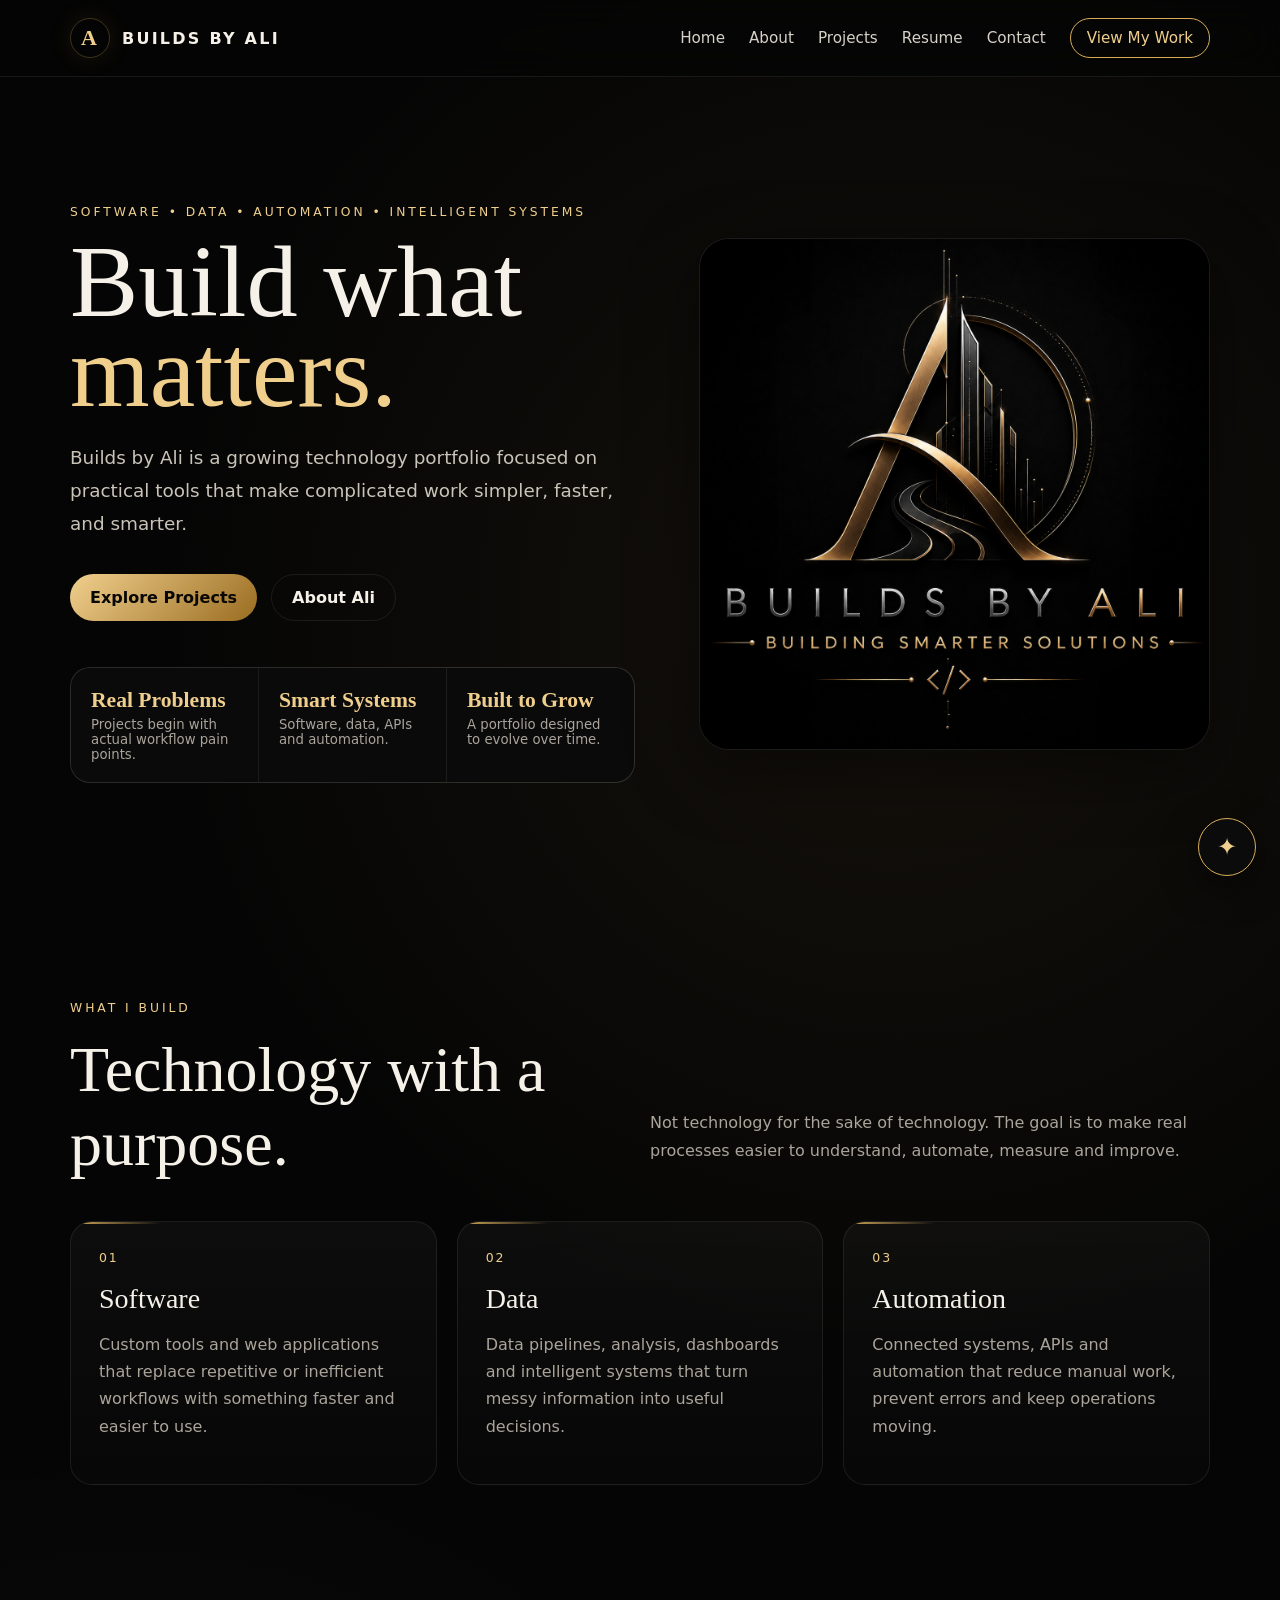
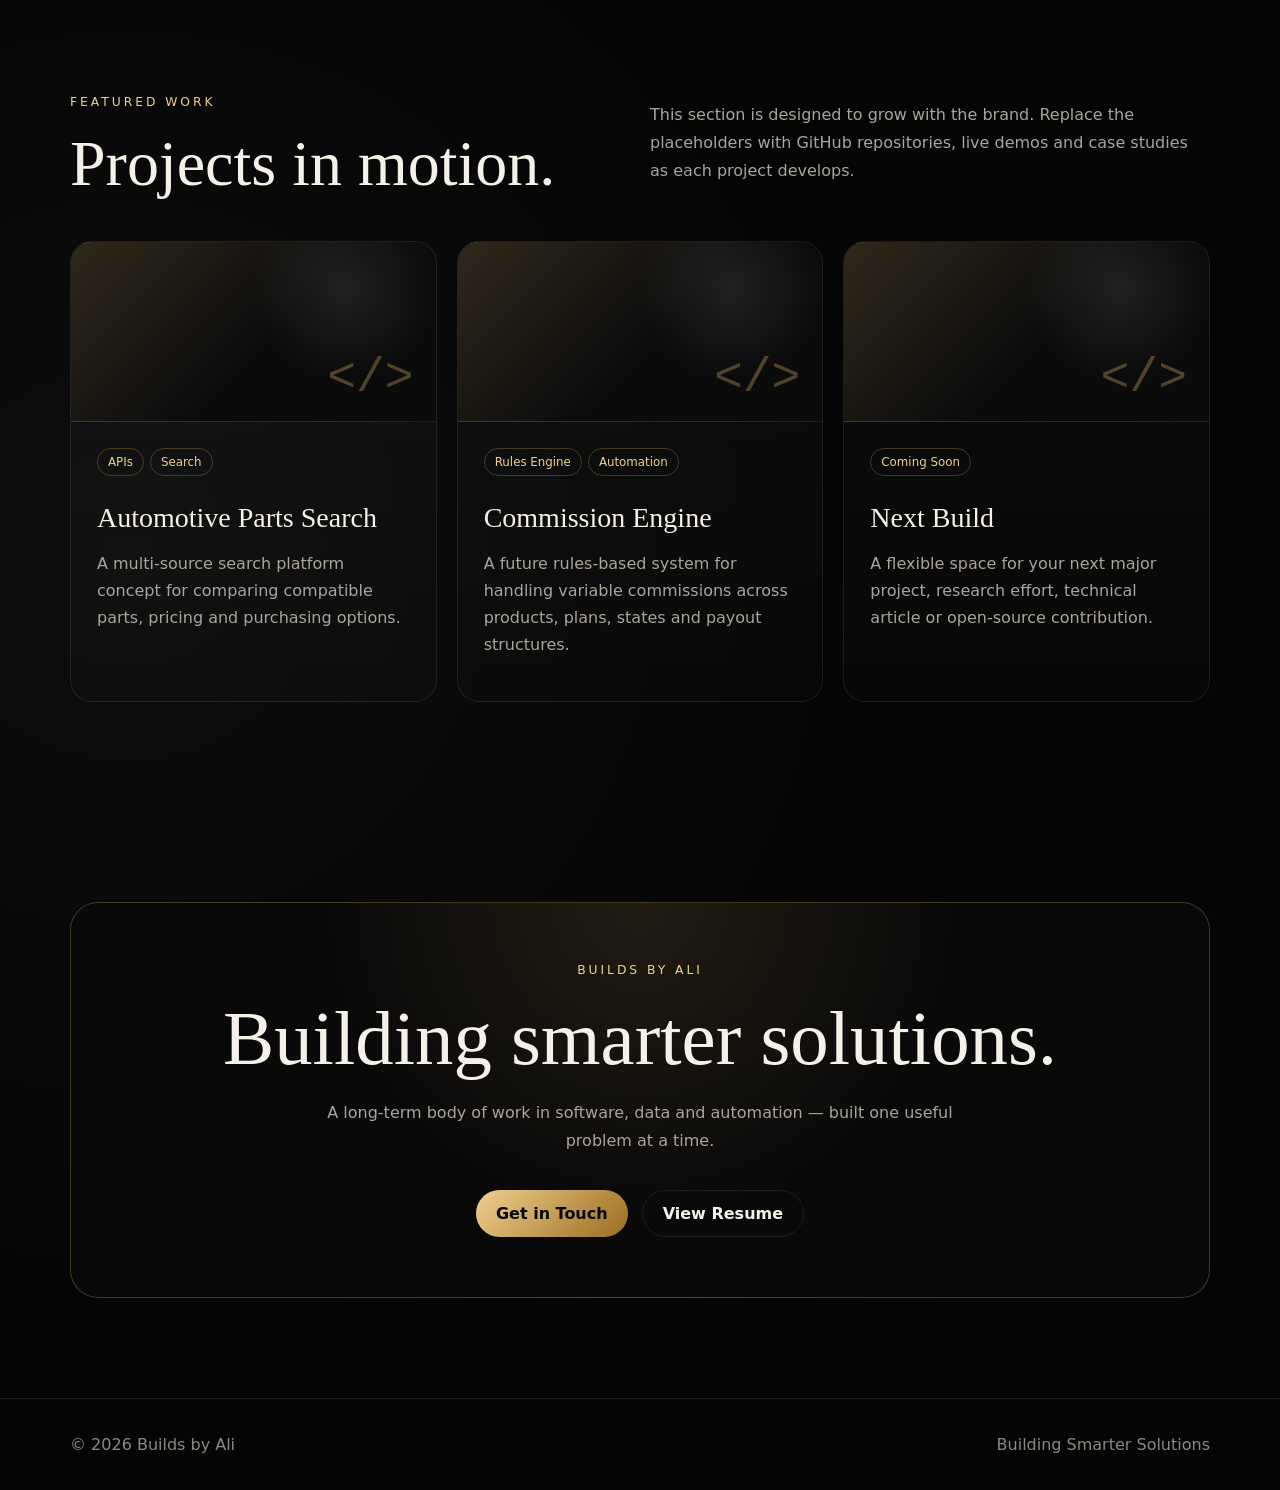
<file: index.html>
<!doctype html>
<html lang="en">
<head>
<meta charset="utf-8"><meta name="viewport" content="width=device-width,initial-scale=1">
<title>Builds by Ali | Building Smarter Solutions</title>
<meta name="description" content="Builds by Ali creates practical software, data, automation and intelligent solutions for real-world problems.">
<link rel="stylesheet" href="styles.css">
</head>
<body>

<header class="site-header">
  <div class="container nav">
    <a class="brand" href="index.html"><span class="brand-mark">A</span><span>BUILDS BY ALI</span></a>
    <button class="menu-btn" aria-label="Open menu">☰</button>
    <nav class="nav-links">
      <a href="index.html">Home</a>
      <a href="about.html">About</a>
      <a href="projects.html">Projects</a>
      <a href="resume.html">Resume</a>
      <a href="contact.html">Contact</a>
      <a class="nav-cta" href="projects.html">View My Work</a>
    </nav>
  </div>
</header>

<main>
<section class="container hero">
  <div>
    <div class="eyebrow">Software • Data • Automation • Intelligent Systems</div>
    <h1>Build what <span>matters.</span></h1>
    <p>Builds by Ali is a growing technology portfolio focused on practical tools that make complicated work simpler, faster, and smarter.</p>
    <div class="hero-actions">
      <a class="btn primary" href="projects.html">Explore Projects</a>
      <a class="btn" href="about.html">About Ali</a>
    </div>
    <div class="stats">
      <div class="stat"><strong>Real Problems</strong><span>Projects begin with actual workflow pain points.</span></div>
      <div class="stat"><strong>Smart Systems</strong><span>Software, data, APIs and automation.</span></div>
      <div class="stat"><strong>Built to Grow</strong><span>A portfolio designed to evolve over time.</span></div>
    </div>
  </div>
  <div class="hero-logo"><img src="assets/builds-by-ali-logo.png" alt="Builds by Ali logo"></div>
</section>

<section class="section">
  <div class="container">
    <div class="section-head"><div><div class="eyebrow">What I Build</div><h2>Technology with a purpose.</h2></div>
    <p>Not technology for the sake of technology. The goal is to make real processes easier to understand, automate, measure and improve.</p></div>
    <div class="grid-3">
      <article class="card"><div class="num">01</div><h3>Software</h3><p>Custom tools and web applications that replace repetitive or inefficient workflows with something faster and easier to use.</p></article>
      <article class="card"><div class="num">02</div><h3>Data</h3><p>Data pipelines, analysis, dashboards and intelligent systems that turn messy information into useful decisions.</p></article>
      <article class="card"><div class="num">03</div><h3>Automation</h3><p>Connected systems, APIs and automation that reduce manual work, prevent errors and keep operations moving.</p></article>
    </div>
  </div>
</section>

<section class="section">
  <div class="container">
    <div class="section-head"><div><div class="eyebrow">Featured Work</div><h2>Projects in motion.</h2></div><p>This section is designed to grow with the brand. Replace the placeholders with GitHub repositories, live demos and case studies as each project develops.</p></div>
    <div class="grid-3">
      <article class="card project-card"><div class="project-visual"></div><div class="project-body"><span class="tag">APIs</span><span class="tag">Search</span><h3>Automotive Parts Search</h3><p>A multi-source search platform concept for comparing compatible parts, pricing and purchasing options.</p></div></article>
      <article class="card project-card"><div class="project-visual"></div><div class="project-body"><span class="tag">Rules Engine</span><span class="tag">Automation</span><h3>Commission Engine</h3><p>A future rules-based system for handling variable commissions across products, plans, states and payout structures.</p></div></article>
      <article class="card project-card"><div class="project-visual"></div><div class="project-body"><span class="tag">Coming Soon</span><h3>Next Build</h3><p>A flexible space for your next major project, research effort, technical article or open-source contribution.</p></div></article>
    </div>
  </div>
</section>

<section class="section">
  <div class="container contact-panel">
    <div class="eyebrow">Builds by Ali</div>
    <h2>Building smarter solutions.</h2>
    <p>A long-term body of work in software, data and automation — built one useful problem at a time.</p>
    <div class="hero-actions" style="justify-content:center"><a class="btn primary" href="contact.html">Get in Touch</a><a class="btn" href="resume.html">View Resume</a></div>
  </div>
</section>
</main>

<footer>
  <div class="container footer-inner">
    <div>© <span data-year></span> Builds by Ali</div>
    <div>Building Smarter Solutions</div>
  </div>
</footer>
<button class="chat-launcher" aria-label="Open Builds by Ali assistant">✦</button>
<div class="chat" aria-live="polite">
  <div class="chat-head"><strong>Builds by Ali Assistant</strong><button class="chat-close" aria-label="Close chat" style="background:none;border:0;color:white;cursor:pointer">✕</button></div>
  <div class="chat-body">
    <div class="msg bot">Hi — I’m the Builds by Ali site assistant. Ask me about projects, Ali, the resume, or how to get in touch.</div>
  </div>
  <form class="chat-form">
    <input class="chat-input" placeholder="Ask a question…" autocomplete="off">
    <button type="submit">Send</button>
  </form>
  <div class="small-note">Demo assistant — no data leaves your browser.</div>
</div>
<script src="script.js"></script>

</body></html>
</file>
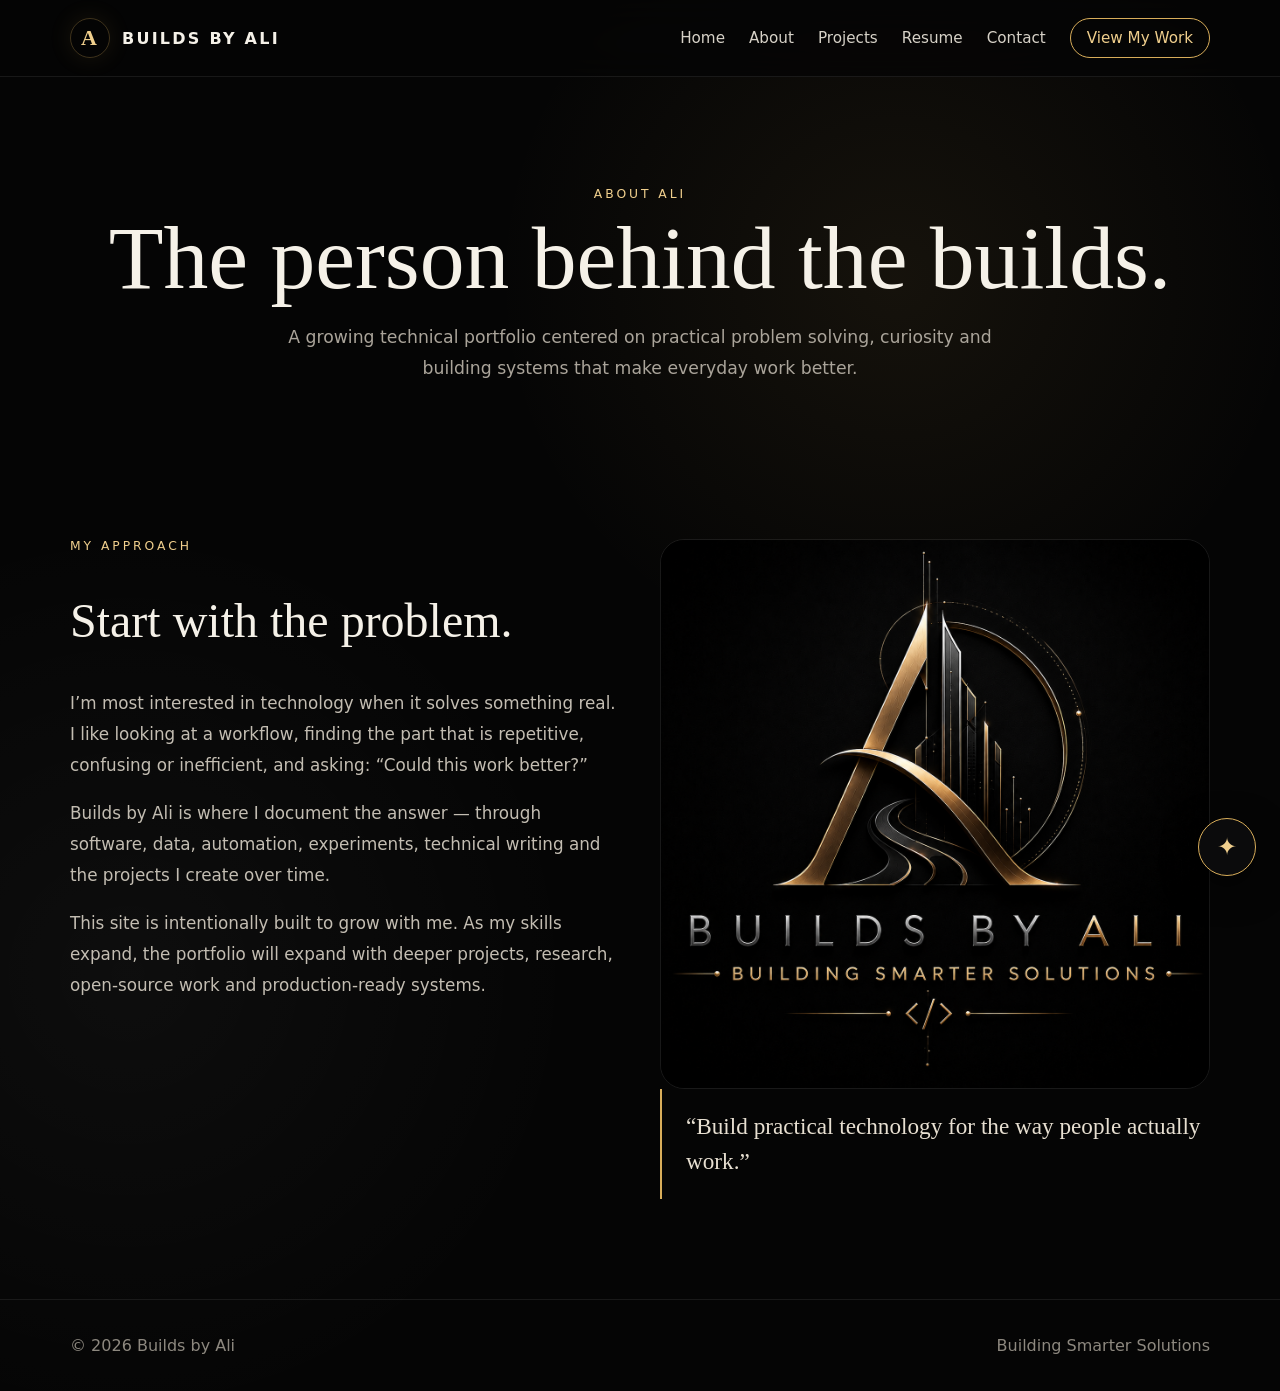
<file: about.html>
<!doctype html>
<html lang="en"><head><meta charset="utf-8"><meta name="viewport" content="width=device-width,initial-scale=1">
<title>About | Builds by Ali</title><link rel="stylesheet" href="styles.css"></head>
<body>
<header class="site-header">
  <div class="container nav">
    <a class="brand" href="index.html"><span class="brand-mark">A</span><span>BUILDS BY ALI</span></a>
    <button class="menu-btn" aria-label="Open menu">☰</button>
    <nav class="nav-links">
      <a href="index.html">Home</a>
      <a href="about.html">About</a>
      <a href="projects.html">Projects</a>
      <a href="resume.html">Resume</a>
      <a href="contact.html">Contact</a>
      <a class="nav-cta" href="projects.html">View My Work</a>
    </nav>
  </div>
</header>

<main>
<section class="page-hero container"><div class="eyebrow">About Ali</div><h1>The person behind the builds.</h1><p>A growing technical portfolio centered on practical problem solving, curiosity and building systems that make everyday work better.</p></section>
<section class="section"><div class="container split">
  <div class="about-copy">
    <div class="eyebrow">My Approach</div><h2 style="font-size:3rem">Start with the problem.</h2>
    <p>I’m most interested in technology when it solves something real. I like looking at a workflow, finding the part that is repetitive, confusing or inefficient, and asking: “Could this work better?”</p>
    <p>Builds by Ali is where I document the answer — through software, data, automation, experiments, technical writing and the projects I create over time.</p>
    <p>This site is intentionally built to grow with me. As my skills expand, the portfolio will expand with deeper projects, research, open-source work and production-ready systems.</p>
  </div>
  <div>
    <img src="assets/builds-by-ali-logo.png" alt="Builds by Ali logo" style="border-radius:24px;border:1px solid var(--white-line)">
    <div class="quote">“Build practical technology for the way people actually work.”</div>
  </div>
</div></section>
</main>
<footer>
  <div class="container footer-inner">
    <div>© <span data-year></span> Builds by Ali</div>
    <div>Building Smarter Solutions</div>
  </div>
</footer>
<button class="chat-launcher" aria-label="Open Builds by Ali assistant">✦</button>
<div class="chat" aria-live="polite">
  <div class="chat-head"><strong>Builds by Ali Assistant</strong><button class="chat-close" aria-label="Close chat" style="background:none;border:0;color:white;cursor:pointer">✕</button></div>
  <div class="chat-body">
    <div class="msg bot">Hi — I’m the Builds by Ali site assistant. Ask me about projects, Ali, the resume, or how to get in touch.</div>
  </div>
  <form class="chat-form">
    <input class="chat-input" placeholder="Ask a question…" autocomplete="off">
    <button type="submit">Send</button>
  </form>
  <div class="small-note">Demo assistant — no data leaves your browser.</div>
</div>
<script src="script.js"></script>
</body></html>
</file>
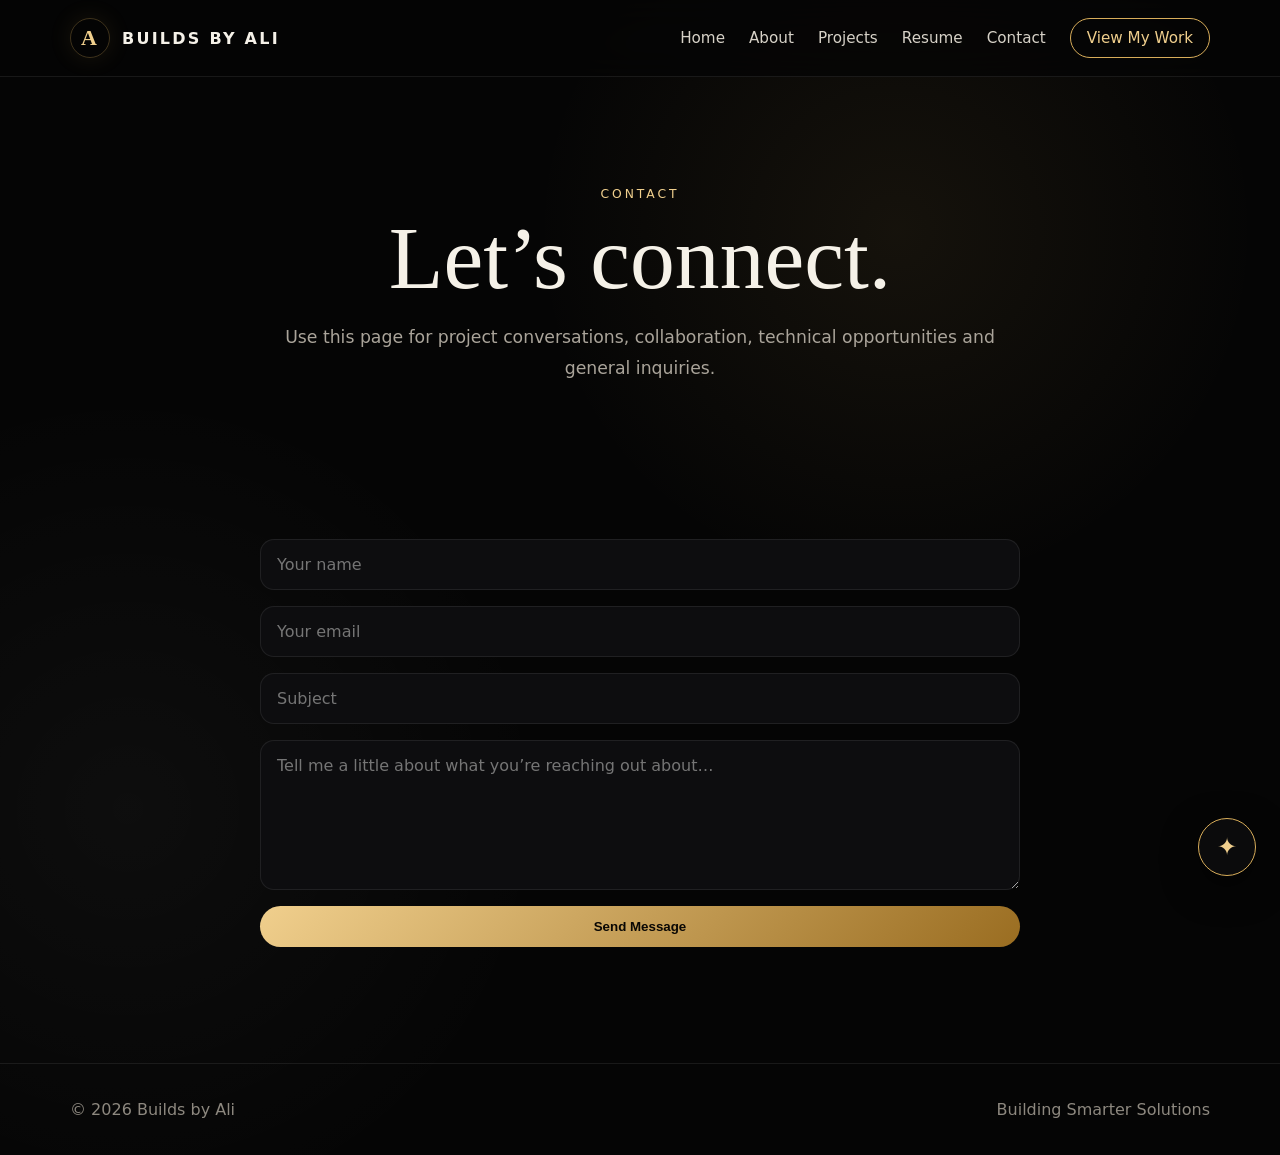
<file: contact.html>
<!doctype html>
<html lang="en"><head><meta charset="utf-8"><meta name="viewport" content="width=device-width,initial-scale=1">
<title>Contact | Builds by Ali</title><link rel="stylesheet" href="styles.css"></head>
<body>
<header class="site-header">
  <div class="container nav">
    <a class="brand" href="index.html"><span class="brand-mark">A</span><span>BUILDS BY ALI</span></a>
    <button class="menu-btn" aria-label="Open menu">☰</button>
    <nav class="nav-links">
      <a href="index.html">Home</a>
      <a href="about.html">About</a>
      <a href="projects.html">Projects</a>
      <a href="resume.html">Resume</a>
      <a href="contact.html">Contact</a>
      <a class="nav-cta" href="projects.html">View My Work</a>
    </nav>
  </div>
</header>

<main>
<section class="page-hero container"><div class="eyebrow">Contact</div><h1>Let’s connect.</h1><p>Use this page for project conversations, collaboration, technical opportunities and general inquiries.</p></section>
<section class="section"><div class="container">
<form class="form contact-form">
  <input name="name" placeholder="Your name" required>
  <input name="email" type="email" placeholder="Your email" required>
  <input name="subject" placeholder="Subject">
  <textarea name="message" placeholder="Tell me a little about what you’re reaching out about…" required></textarea>
  <button class="btn primary" type="submit">Send Message</button>
  <div class="form-status" style="color:var(--muted);text-align:center"></div>
</form>
</div></section>
</main>
<footer>
  <div class="container footer-inner">
    <div>© <span data-year></span> Builds by Ali</div>
    <div>Building Smarter Solutions</div>
  </div>
</footer>
<button class="chat-launcher" aria-label="Open Builds by Ali assistant">✦</button>
<div class="chat" aria-live="polite">
  <div class="chat-head"><strong>Builds by Ali Assistant</strong><button class="chat-close" aria-label="Close chat" style="background:none;border:0;color:white;cursor:pointer">✕</button></div>
  <div class="chat-body">
    <div class="msg bot">Hi — I’m the Builds by Ali site assistant. Ask me about projects, Ali, the resume, or how to get in touch.</div>
  </div>
  <form class="chat-form">
    <input class="chat-input" placeholder="Ask a question…" autocomplete="off">
    <button type="submit">Send</button>
  </form>
  <div class="small-note">Demo assistant — no data leaves your browser.</div>
</div>
<script src="script.js"></script>
</body></html>
</file>
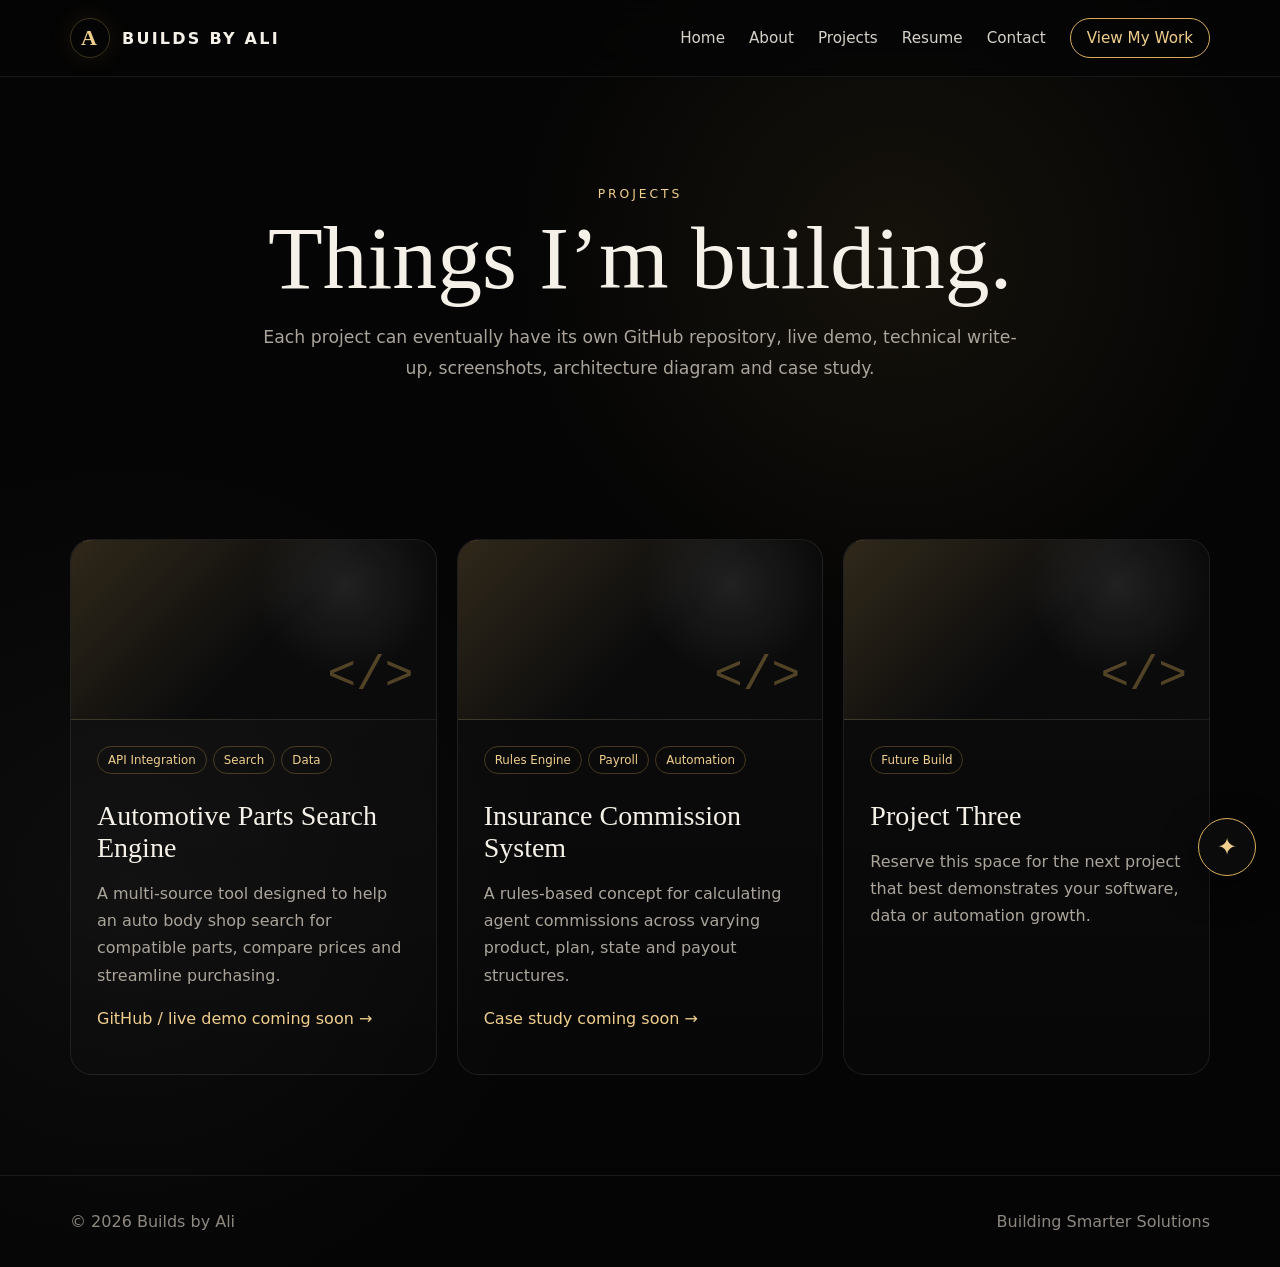
<file: projects.html>
<!doctype html>
<html lang="en"><head><meta charset="utf-8"><meta name="viewport" content="width=device-width,initial-scale=1">
<title>Projects | Builds by Ali</title><link rel="stylesheet" href="styles.css"></head>
<body>
<header class="site-header">
  <div class="container nav">
    <a class="brand" href="index.html"><span class="brand-mark">A</span><span>BUILDS BY ALI</span></a>
    <button class="menu-btn" aria-label="Open menu">☰</button>
    <nav class="nav-links">
      <a href="index.html">Home</a>
      <a href="about.html">About</a>
      <a href="projects.html">Projects</a>
      <a href="resume.html">Resume</a>
      <a href="contact.html">Contact</a>
      <a class="nav-cta" href="projects.html">View My Work</a>
    </nav>
  </div>
</header>

<main>
<section class="page-hero container"><div class="eyebrow">Projects</div><h1>Things I’m building.</h1><p>Each project can eventually have its own GitHub repository, live demo, technical write-up, screenshots, architecture diagram and case study.</p></section>
<section class="section"><div class="container grid-3">
  <article class="card project-card"><div class="project-visual"></div><div class="project-body"><span class="tag">API Integration</span><span class="tag">Search</span><span class="tag">Data</span><h3>Automotive Parts Search Engine</h3><p>A multi-source tool designed to help an auto body shop search for compatible parts, compare prices and streamline purchasing.</p><p><a href="#" style="color:var(--gold-2)">GitHub / live demo coming soon →</a></p></div></article>
  <article class="card project-card"><div class="project-visual"></div><div class="project-body"><span class="tag">Rules Engine</span><span class="tag">Payroll</span><span class="tag">Automation</span><h3>Insurance Commission System</h3><p>A rules-based concept for calculating agent commissions across varying product, plan, state and payout structures.</p><p><a href="#" style="color:var(--gold-2)">Case study coming soon →</a></p></div></article>
  <article class="card project-card"><div class="project-visual"></div><div class="project-body"><span class="tag">Future Build</span><h3>Project Three</h3><p>Reserve this space for the next project that best demonstrates your software, data or automation growth.</p></div></article>
</div></section>
</main>
<footer>
  <div class="container footer-inner">
    <div>© <span data-year></span> Builds by Ali</div>
    <div>Building Smarter Solutions</div>
  </div>
</footer>
<button class="chat-launcher" aria-label="Open Builds by Ali assistant">✦</button>
<div class="chat" aria-live="polite">
  <div class="chat-head"><strong>Builds by Ali Assistant</strong><button class="chat-close" aria-label="Close chat" style="background:none;border:0;color:white;cursor:pointer">✕</button></div>
  <div class="chat-body">
    <div class="msg bot">Hi — I’m the Builds by Ali site assistant. Ask me about projects, Ali, the resume, or how to get in touch.</div>
  </div>
  <form class="chat-form">
    <input class="chat-input" placeholder="Ask a question…" autocomplete="off">
    <button type="submit">Send</button>
  </form>
  <div class="small-note">Demo assistant — no data leaves your browser.</div>
</div>
<script src="script.js"></script>
</body></html>
</file>
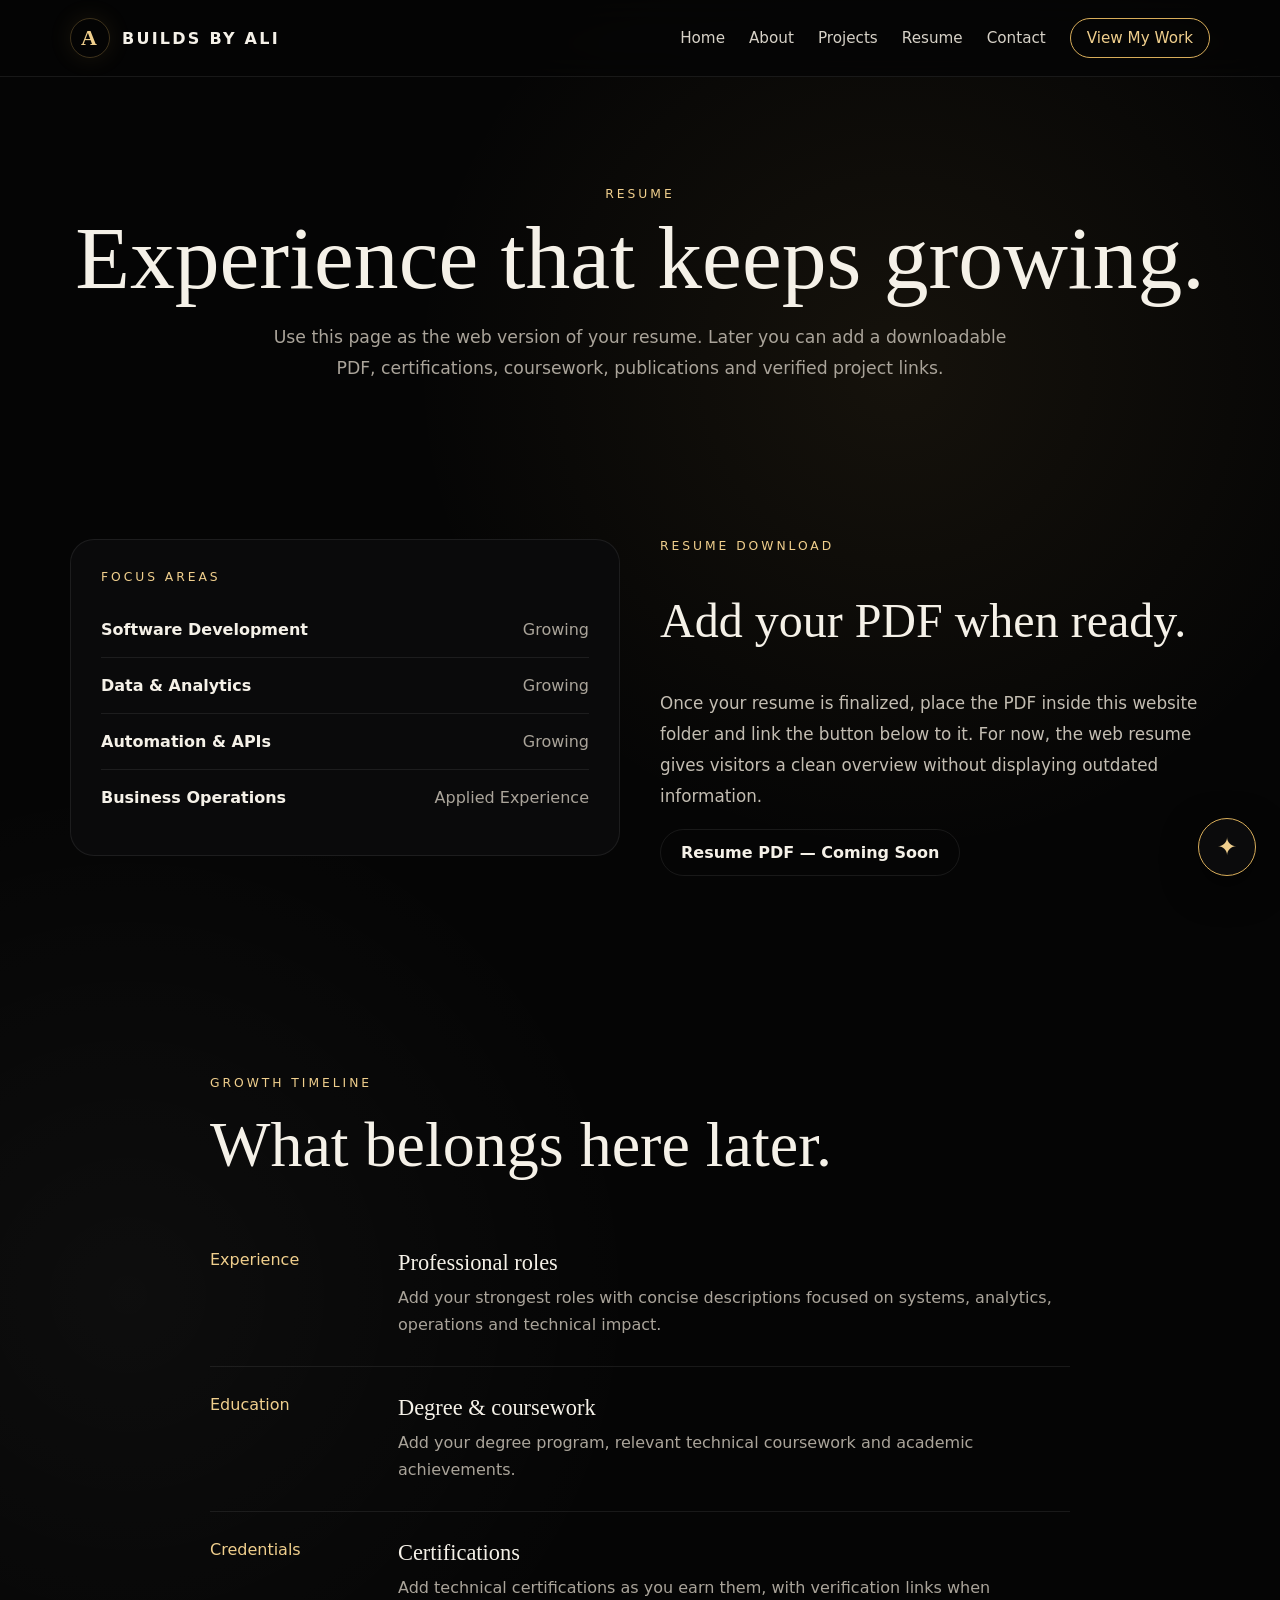
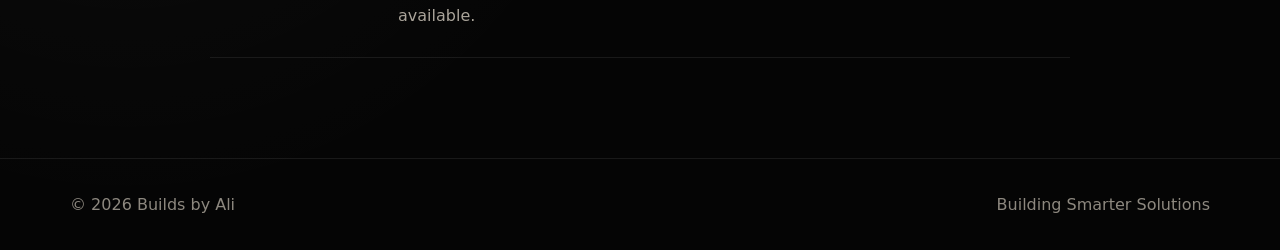
<file: resume.html>
<!doctype html>
<html lang="en"><head><meta charset="utf-8"><meta name="viewport" content="width=device-width,initial-scale=1">
<title>Resume | Builds by Ali</title><link rel="stylesheet" href="styles.css"></head>
<body>
<header class="site-header">
  <div class="container nav">
    <a class="brand" href="index.html"><span class="brand-mark">A</span><span>BUILDS BY ALI</span></a>
    <button class="menu-btn" aria-label="Open menu">☰</button>
    <nav class="nav-links">
      <a href="index.html">Home</a>
      <a href="about.html">About</a>
      <a href="projects.html">Projects</a>
      <a href="resume.html">Resume</a>
      <a href="contact.html">Contact</a>
      <a class="nav-cta" href="projects.html">View My Work</a>
    </nav>
  </div>
</header>

<main>
<section class="page-hero container"><div class="eyebrow">Resume</div><h1>Experience that keeps growing.</h1><p>Use this page as the web version of your resume. Later you can add a downloadable PDF, certifications, coursework, publications and verified project links.</p></section>
<section class="section"><div class="container split">
  <div class="resume-panel">
    <div class="eyebrow">Focus Areas</div>
    <div class="resume-row"><strong>Software Development</strong><span>Growing</span></div>
    <div class="resume-row"><strong>Data & Analytics</strong><span>Growing</span></div>
    <div class="resume-row"><strong>Automation & APIs</strong><span>Growing</span></div>
    <div class="resume-row"><strong>Business Operations</strong><span>Applied Experience</span></div>
  </div>
  <div class="about-copy">
    <div class="eyebrow">Resume Download</div><h2 style="font-size:3rem">Add your PDF when ready.</h2>
    <p>Once your resume is finalized, place the PDF inside this website folder and link the button below to it. For now, the web resume gives visitors a clean overview without displaying outdated information.</p>
    <a class="btn" href="#" onclick="alert('Add your finalized resume PDF to the site and update this button link.');return false;">Resume PDF — Coming Soon</a>
  </div>
</div></section>
<section class="section"><div class="container timeline">
  <div class="section-head"><div><div class="eyebrow">Growth Timeline</div><h2>What belongs here later.</h2></div></div>
  <div class="timeline-item"><div class="year">Experience</div><div><h3>Professional roles</h3><p>Add your strongest roles with concise descriptions focused on systems, analytics, operations and technical impact.</p></div></div>
  <div class="timeline-item"><div class="year">Education</div><div><h3>Degree & coursework</h3><p>Add your degree program, relevant technical coursework and academic achievements.</p></div></div>
  <div class="timeline-item"><div class="year">Credentials</div><div><h3>Certifications</h3><p>Add technical certifications as you earn them, with verification links when available.</p></div></div>
</div></section>
</main>
<footer>
  <div class="container footer-inner">
    <div>© <span data-year></span> Builds by Ali</div>
    <div>Building Smarter Solutions</div>
  </div>
</footer>
<button class="chat-launcher" aria-label="Open Builds by Ali assistant">✦</button>
<div class="chat" aria-live="polite">
  <div class="chat-head"><strong>Builds by Ali Assistant</strong><button class="chat-close" aria-label="Close chat" style="background:none;border:0;color:white;cursor:pointer">✕</button></div>
  <div class="chat-body">
    <div class="msg bot">Hi — I’m the Builds by Ali site assistant. Ask me about projects, Ali, the resume, or how to get in touch.</div>
  </div>
  <form class="chat-form">
    <input class="chat-input" placeholder="Ask a question…" autocomplete="off">
    <button type="submit">Send</button>
  </form>
  <div class="small-note">Demo assistant — no data leaves your browser.</div>
</div>
<script src="script.js"></script>
</body></html>
</file>
<file: styles.css>
:root{
  --bg:#050505;
  --bg-soft:#0c0c0d;
  --panel:#111113;
  --text:#f5f1e8;
  --muted:#aaa49a;
  --gold:#d8ad5a;
  --gold-2:#f0cf8d;
  --line:rgba(216,173,90,.28);
  --white-line:rgba(255,255,255,.08);
  --shadow:0 20px 70px rgba(0,0,0,.45);
}
*{box-sizing:border-box}
html{scroll-behavior:smooth}
body{
  margin:0;
  font-family:Inter, ui-sans-serif, system-ui, -apple-system, BlinkMacSystemFont, "Segoe UI", sans-serif;
  background:
    radial-gradient(circle at 70% 20%, rgba(216,173,90,.08), transparent 28%),
    radial-gradient(circle at 10% 70%, rgba(255,255,255,.035), transparent 30%),
    var(--bg);
  color:var(--text);
}
a{color:inherit;text-decoration:none}
img{max-width:100%;display:block}
.container{width:min(1140px, calc(100% - 40px));margin:0 auto}
.site-header{
  position:sticky;top:0;z-index:50;
  backdrop-filter:blur(18px);
  background:rgba(5,5,5,.82);
  border-bottom:1px solid var(--white-line)
}
.nav{
  min-height:76px;display:flex;align-items:center;justify-content:space-between;gap:24px
}
.brand{display:flex;align-items:center;gap:12px;font-weight:800;letter-spacing:.14em}
.brand-mark{
  width:40px;height:40px;border:1px solid var(--line);border-radius:50%;
  display:grid;place-items:center;color:var(--gold-2);font-family:Georgia,serif;font-size:22px;
  box-shadow:0 0 24px rgba(216,173,90,.1)
}
.nav-links{display:flex;align-items:center;gap:24px;color:#d7d2c8;font-size:.95rem}
.nav-links a:hover{color:var(--gold-2)}
.nav-cta{
  border:1px solid var(--gold);padding:10px 16px;border-radius:999px;color:var(--gold-2)
}
.menu-btn{display:none;background:none;border:0;color:white;font-size:1.5rem}
.hero{
  min-height:calc(100vh - 76px);display:grid;grid-template-columns:1.05fr .95fr;
  align-items:center;gap:64px;padding:80px 0 70px
}
.eyebrow{
  color:var(--gold-2);font-size:.77rem;letter-spacing:.24em;text-transform:uppercase;margin-bottom:18px
}
h1,h2,h3{font-family:Georgia, "Times New Roman", serif;font-weight:500}
h1{font-size:clamp(3.4rem,8vw,7.6rem);line-height:.88;margin:0 0 24px}
h1 span{color:var(--gold-2)}
.hero p{
  color:#c9c3b8;font-size:1.15rem;line-height:1.8;max-width:680px
}
.hero-actions{display:flex;gap:14px;flex-wrap:wrap;margin-top:34px}
.btn{
  display:inline-flex;align-items:center;justify-content:center;padding:13px 20px;border-radius:999px;
  border:1px solid var(--white-line);transition:.2s ease;font-weight:700
}
.btn.primary{background:linear-gradient(135deg,var(--gold-2),#9a6d21);color:#090704;border:0}
.btn:hover{transform:translateY(-2px)}
.hero-logo{
  position:relative;border:1px solid var(--white-line);border-radius:30px;overflow:hidden;
  box-shadow:var(--shadow);background:#080808
}
.hero-logo:after{
  content:"";position:absolute;inset:0;box-shadow:inset 0 0 80px rgba(0,0,0,.2);pointer-events:none
}
.hero-logo img{width:100%;aspect-ratio:1/1;object-fit:cover}
.stats{
  display:grid;grid-template-columns:repeat(3,1fr);gap:1px;background:var(--white-line);
  border:1px solid var(--white-line);border-radius:20px;overflow:hidden;margin-top:46px;max-width:680px
}
.stat{background:#0a0a0b;padding:20px}
.stat strong{display:block;font-size:1.35rem;color:var(--gold-2);font-family:Georgia,serif}
.stat span{display:block;color:var(--muted);font-size:.83rem;margin-top:4px}
.section{padding:100px 0}
.section-head{display:flex;justify-content:space-between;gap:30px;align-items:end;margin-bottom:40px}
.section-head h2{font-size:clamp(2.4rem,5vw,4.4rem);margin:0}
.section-head p{max-width:560px;color:var(--muted);line-height:1.75}
.grid-3{display:grid;grid-template-columns:repeat(3,1fr);gap:20px}
.card{
  background:linear-gradient(180deg,rgba(255,255,255,.035),rgba(255,255,255,.012));
  border:1px solid var(--white-line);border-radius:22px;padding:28px;min-height:240px;
  position:relative;overflow:hidden
}
.card:before{
  content:"";position:absolute;left:0;top:0;width:90px;height:2px;
  background:linear-gradient(90deg,var(--gold),transparent)
}
.card .num{color:var(--gold-2);font-size:.78rem;letter-spacing:.15em}
.card h3{font-size:1.75rem;margin:18px 0 12px}
.card p{color:var(--muted);line-height:1.7}
.project-card{padding:0;min-height:360px}
.project-visual{
  height:180px;background:
    linear-gradient(135deg,rgba(216,173,90,.18),transparent 55%),
    radial-gradient(circle at 75% 25%,rgba(255,255,255,.09),transparent 30%),
    #0b0b0c;
  border-bottom:1px solid var(--white-line);position:relative;overflow:hidden
}
.project-visual:before{
  content:"</>";position:absolute;right:22px;bottom:16px;font-size:3rem;color:rgba(216,173,90,.35);
  font-family:monospace
}
.project-body{padding:26px}
.tag{display:inline-block;border:1px solid var(--line);color:var(--gold-2);padding:6px 10px;border-radius:999px;font-size:.74rem;margin-right:6px;margin-bottom:8px}
.split{display:grid;grid-template-columns:1fr 1fr;gap:40px;align-items:start}
.about-copy p{color:#c3bdb2;line-height:1.85;font-size:1.05rem}
.quote{
  border-left:2px solid var(--gold);padding:20px 0 20px 24px;color:#e7dfd1;
  font-family:Georgia,serif;font-size:1.45rem;line-height:1.5
}
.resume-panel{border:1px solid var(--white-line);border-radius:24px;padding:30px;background:#0a0a0b}
.resume-row{display:flex;justify-content:space-between;gap:20px;padding:18px 0;border-bottom:1px solid var(--white-line)}
.resume-row:last-child{border-bottom:0}
.resume-row span{color:var(--muted)}
.contact-panel{
  text-align:center;border:1px solid var(--line);border-radius:28px;padding:60px 30px;
  background:radial-gradient(circle at top,rgba(216,173,90,.12),transparent 45%),#090909
}
.contact-panel h2{font-size:clamp(2.5rem,6vw,5rem);margin:0 0 16px}
.contact-panel p{color:var(--muted);max-width:680px;margin:0 auto 28px;line-height:1.8}
footer{padding:36px 0;border-top:1px solid var(--white-line);color:#8d887f}
.footer-inner{display:flex;justify-content:space-between;gap:20px;flex-wrap:wrap}
.page-hero{padding:110px 0 55px;text-align:center}
.page-hero h1{font-size:clamp(3rem,7vw,6rem)}
.page-hero p{color:var(--muted);max-width:760px;margin:0 auto;line-height:1.8;font-size:1.08rem}
.timeline{max-width:860px;margin:0 auto}
.timeline-item{display:grid;grid-template-columns:160px 1fr;gap:28px;padding:28px 0;border-bottom:1px solid var(--white-line)}
.timeline-item .year{color:var(--gold-2)}
.timeline-item h3{margin:0 0 8px;font-size:1.4rem}
.timeline-item p{margin:0;color:var(--muted);line-height:1.7}
.form{max-width:760px;margin:0 auto;display:grid;gap:16px}
input,textarea{
  width:100%;background:#0d0d0f;border:1px solid var(--white-line);border-radius:14px;
  padding:15px 16px;color:white;font:inherit
}
textarea{min-height:150px;resize:vertical}
input:focus,textarea:focus{outline:1px solid var(--gold)}
.chat-launcher{
  position:fixed;right:24px;bottom:24px;z-index:100;width:58px;height:58px;border-radius:50%;
  border:1px solid var(--gold);background:#0b0b0c;color:var(--gold-2);font-size:24px;cursor:pointer;
  box-shadow:0 12px 35px rgba(0,0,0,.5)
}
.chat{
  position:fixed;right:24px;bottom:92px;z-index:100;width:min(360px,calc(100vw - 32px));
  border:1px solid var(--line);border-radius:20px;background:#0b0b0d;box-shadow:var(--shadow);
  display:none;overflow:hidden
}
.chat.open{display:block}
.chat-head{padding:16px 18px;border-bottom:1px solid var(--white-line);display:flex;justify-content:space-between}
.chat-head strong{color:var(--gold-2)}
.chat-body{height:320px;overflow:auto;padding:16px;display:flex;flex-direction:column;gap:10px}
.msg{max-width:85%;padding:11px 13px;border-radius:14px;line-height:1.5;font-size:.9rem}
.msg.bot{background:#151518;color:#d8d2c7}
.msg.user{background:rgba(216,173,90,.18);color:white;margin-left:auto}
.chat-form{display:flex;gap:8px;border-top:1px solid var(--white-line);padding:12px}
.chat-form input{padding:11px 12px}
.chat-form button{border:0;border-radius:12px;background:var(--gold);padding:0 14px;font-weight:800;cursor:pointer}
.small-note{color:#716d67;font-size:.72rem;padding:0 14px 12px}
@media(max-width:900px){
  .nav-links{display:none;position:absolute;top:76px;left:0;right:0;background:#080808;padding:22px 20px;border-bottom:1px solid var(--white-line);flex-direction:column;align-items:flex-start}
  .nav-links.open{display:flex}
  .menu-btn{display:block}
  .hero,.split{grid-template-columns:1fr}
  .hero{padding-top:50px}
  .hero-logo{max-width:620px;margin:0 auto}
  .grid-3{grid-template-columns:1fr}
}
@media(max-width:620px){
  .container{width:min(100% - 26px,1140px)}
  .stats{grid-template-columns:1fr}
  .section{padding:72px 0}
  .section-head{display:block}
  .timeline-item{grid-template-columns:1fr;gap:8px}
  h1{font-size:3.5rem}
}
</file>
